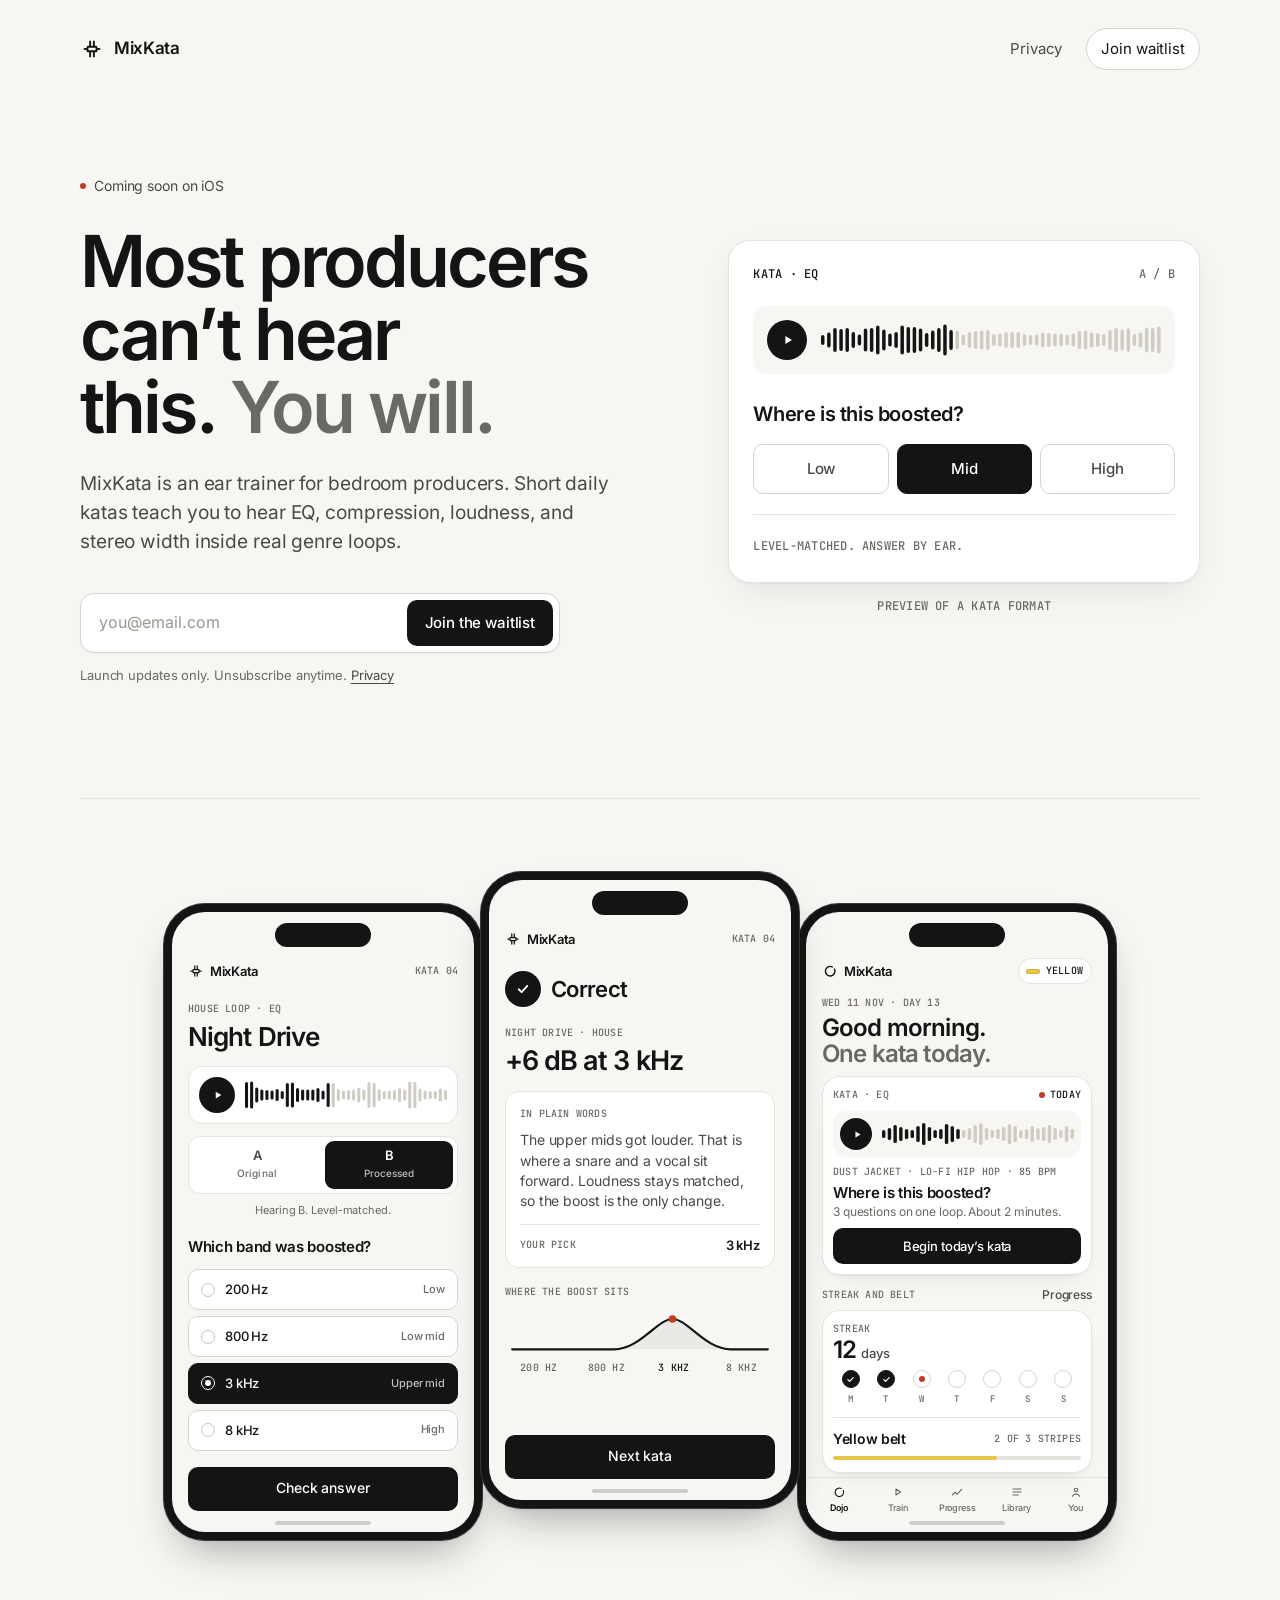
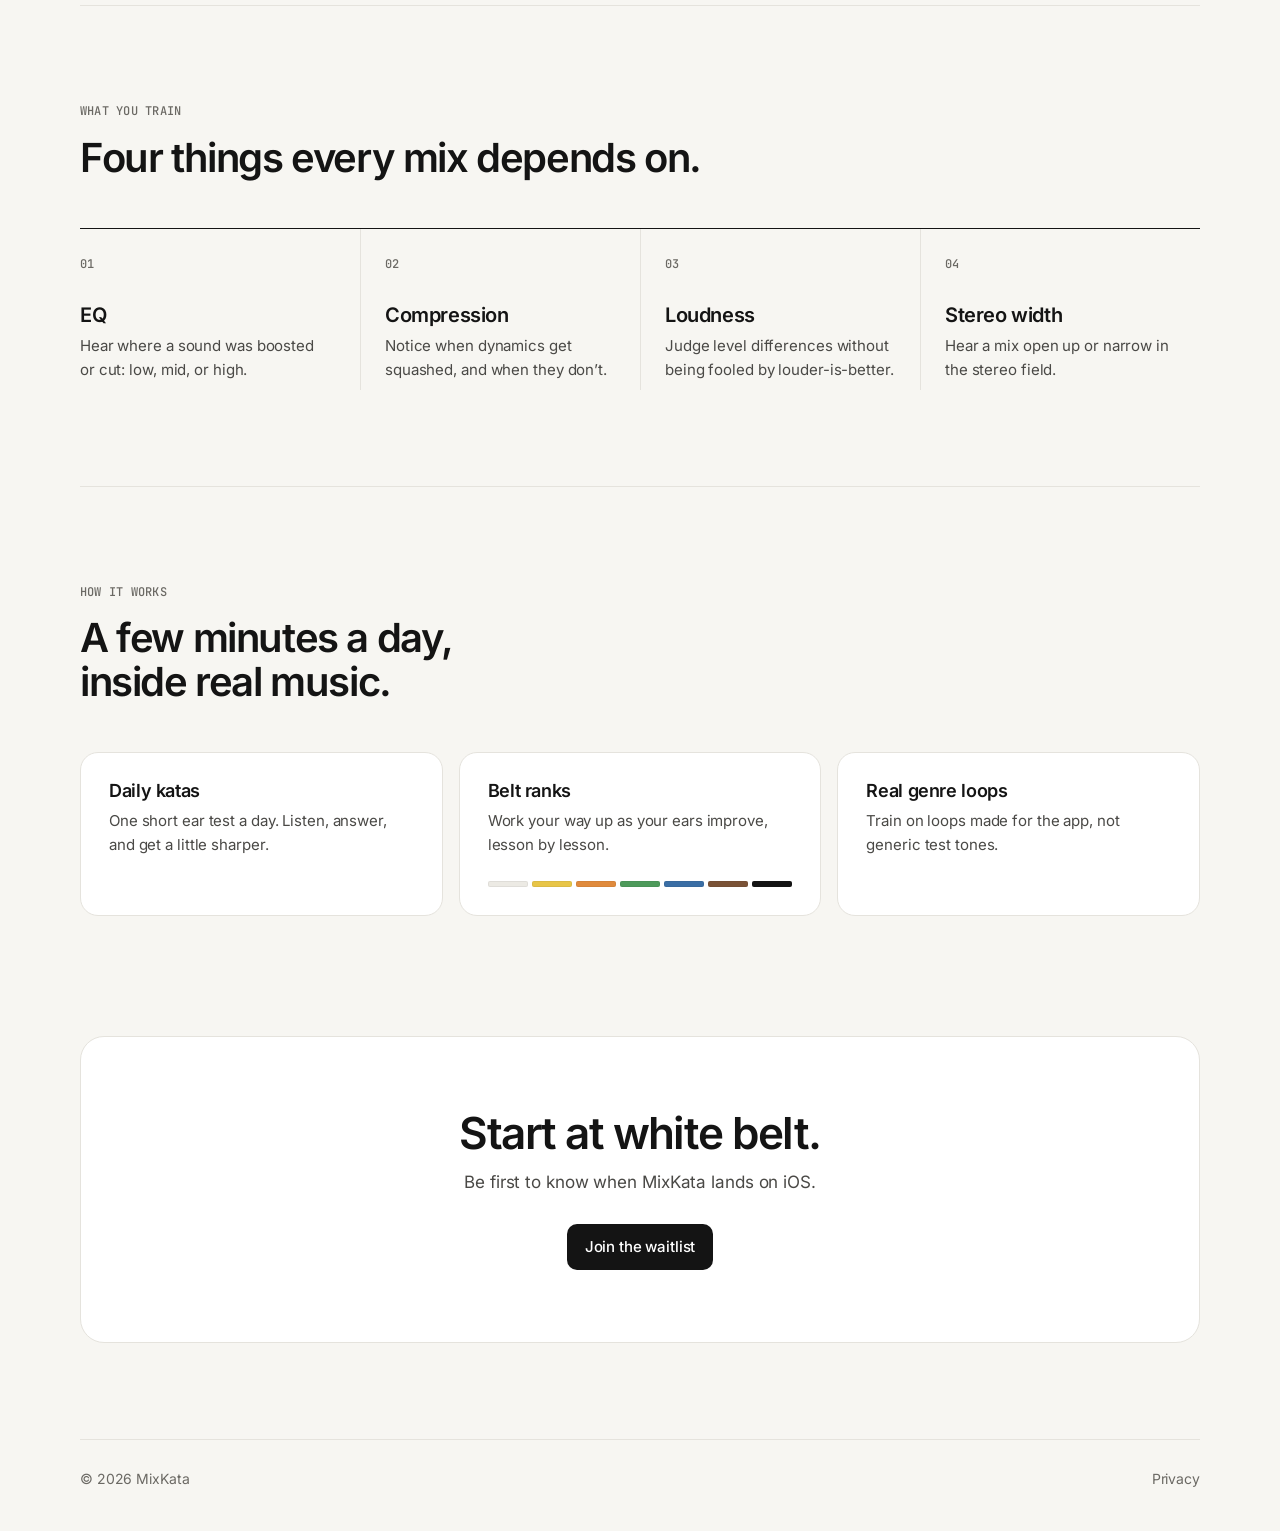
<file: index.html>
<!DOCTYPE html>
<html lang="en">
<head>
  <meta charset="utf-8">
  <meta name="viewport" content="width=device-width, initial-scale=1">
  <title>MixKata: mix ear training for bedroom producers</title>
  <meta name="description" content="MixKata trains you to hear EQ, compression, loudness, and stereo width inside real genre loops. Short daily katas. Coming soon on iOS.">
  <meta name="theme-color" content="#F7F6F2">
  <link rel="icon" href="img/favicon.svg?v=3" type="image/svg+xml">
  <link rel="icon" href="img/favicon.png?v=3" sizes="32x32" type="image/png">
  <link rel="apple-touch-icon" href="img/apple-touch-icon.png?v=3">
  <link rel="canonical" href="https://mixkata.com/">
  <meta property="og:type" content="website">
  <meta property="og:url" content="https://mixkata.com/">
  <meta property="og:title" content="MixKata: mix ear training for bedroom producers">
  <meta property="og:description" content="Train your ears on EQ, compression, loudness, and stereo width, inside real genre loops.">
  <meta property="og:image" content="https://mixkata.com/img/og.png">
  <meta name="twitter:card" content="summary_large_image">
  <meta name="twitter:title" content="MixKata: mix ear training for bedroom producers">
  <meta name="twitter:description" content="Train your ears on EQ, compression, loudness, and stereo width, inside real genre loops.">
  <meta name="twitter:image" content="https://mixkata.com/img/og.png">
  <link rel="preload" href="fonts/Inter.woff2" as="font" type="font/woff2" crossorigin>
  <link rel="stylesheet" href="style.css">
</head>
<body>
  <header class="nav wrap">
    <a class="brand" href="index.html" aria-label="MixKata home">
      <svg class="mark" viewBox="0 0 64 64" fill="none" stroke="currentColor" stroke-width="5" stroke-linecap="butt" stroke-linejoin="miter" aria-hidden="true"><path d="M27 10 V26"/><path d="M37 10 V26"/><path d="M27 38 V54"/><path d="M37 38 V54"/><rect x="20" y="26" width="24" height="12" rx="1.5"/><path d="M10 32 H20"/><path d="M44 32 H54"/></svg>
      <span>MixKata</span>
    </a>
    <nav class="nav-links" aria-label="Site">
      <a href="privacy.html">Privacy</a>
      <a class="nav-cta" href="#join">Join waitlist</a>
    </nav>
  </header>

  <main>
    <section class="hero wrap">
      <div class="hero-copy">
        <p class="eyebrow"><span class="dot" aria-hidden="true"></span>Coming soon on iOS</p>
        <h1>Most producers can&rsquo;t hear this. <span class="soft">You will.</span></h1>
        <p class="lede">MixKata is an ear trainer for bedroom producers. Short daily katas teach you to hear EQ, compression, loudness, and stereo width inside real genre loops.</p>

        <div id="join" class="join">
          <form class="waitlist" id="form" action="https://app.loops.so/api/newsletter-form/cmwcplkya1r4n0j2n2q2nfvfj" method="POST">
            <input type="hidden" name="userGroup" value="waitlist">
            <input type="hidden" name="source" value="mixkata.com">
            <div class="waitlist-row">
              <label class="sr-only" for="email">Email</label>
              <input id="email" name="email" type="email" inputmode="email" autocomplete="email" required placeholder="you@email.com">
              <button type="submit" id="submit">Join the waitlist</button>
            </div>
            <p class="fineprint">Launch updates only. Unsubscribe anytime. <a href="privacy.html">Privacy</a></p>
          </form>

          <div class="confirm" id="confirm" role="status">
            <h2>You&rsquo;re on the list.</h2>
            <p>We&rsquo;ll email you when MixKata is ready. No other mail, and you can unsubscribe anytime.</p>
          </div>
          <div class="error" id="error" role="alert">
            <h2>Couldn&rsquo;t join just now.</h2>
            <p id="error-body">Please try again in a moment.</p>
          </div>
        </div>
      </div>

      <figure class="kata" aria-label="Example of a kata: hear where a loop is boosted, then pick low, mid, or high">
        <div class="kata-card" aria-hidden="true">
          <div class="kata-top">
            <span class="mono">Kata &middot; EQ</span>
            <span class="mono faint">A / B</span>
          </div>
          <div class="player">
            <span class="play"><svg viewBox="0 0 16 16"><path d="M5 3.5v9l7.5-4.5z"/></svg></span>
            <svg class="wave" viewBox="0 0 389 40" preserveAspectRatio="none" aria-hidden="true"><rect class="p" x="0" y="15.0" width="4" height="10" rx="2"/><rect class="p" x="7" y="12.5" width="4" height="15" rx="2"/><rect class="p" x="14" y="8.0" width="4" height="24" rx="2"/><rect class="p" x="21" y="9.0" width="4" height="22" rx="2"/><rect class="p" x="28" y="8.0" width="4" height="24" rx="2"/><rect class="p" x="35" y="12.0" width="4" height="16" rx="2"/><rect class="p" x="42" y="14.5" width="4" height="11" rx="2"/><rect class="p" x="49" y="8.5" width="4" height="23" rx="2"/><rect class="p" x="56" y="8.0" width="4" height="24" rx="2"/><rect class="p" x="63" y="5.5" width="4" height="29" rx="2"/><rect class="p" x="70" y="9.5" width="4" height="21" rx="2"/><rect class="p" x="77" y="13.5" width="4" height="13" rx="2"/><rect class="p" x="84" y="12.0" width="4" height="16" rx="2"/><rect class="p" x="91" y="5.5" width="4" height="29" rx="2"/><rect class="p" x="98" y="7.0" width="4" height="26" rx="2"/><rect class="p" x="105" y="7.0" width="4" height="26" rx="2"/><rect class="p" x="112" y="8.5" width="4" height="23" rx="2"/><rect class="p" x="119" y="13.0" width="4" height="14" rx="2"/><rect class="p" x="126" y="10.5" width="4" height="19" rx="2"/><rect class="p" x="133" y="8.0" width="4" height="24" rx="2"/><rect class="p" x="140" y="4.5" width="4" height="31" rx="2"/><rect class="p" x="147" y="10.0" width="4" height="20" rx="2"/><rect class="u" x="154" y="10.5" width="4" height="19" rx="2"/><rect class="u" x="161" y="14.5" width="4" height="11" rx="2"/><rect class="u" x="168" y="12.0" width="4" height="16" rx="2"/><rect class="u" x="175" y="11.0" width="4" height="18" rx="2"/><rect class="u" x="182" y="10.5" width="4" height="19" rx="2"/><rect class="u" x="189" y="10.0" width="4" height="20" rx="2"/><rect class="u" x="196" y="14.0" width="4" height="12" rx="2"/><rect class="u" x="203" y="13.5" width="4" height="13" rx="2"/><rect class="u" x="210" y="12.0" width="4" height="16" rx="2"/><rect class="u" x="217" y="12.0" width="4" height="16" rx="2"/><rect class="u" x="224" y="12.0" width="4" height="16" rx="2"/><rect class="u" x="231" y="14.0" width="4" height="12" rx="2"/><rect class="u" x="238" y="15.0" width="4" height="10" rx="2"/><rect class="u" x="245" y="14.5" width="4" height="11" rx="2"/><rect class="u" x="252" y="12.5" width="4" height="15" rx="2"/><rect class="u" x="259" y="13.0" width="4" height="14" rx="2"/><rect class="u" x="266" y="13.5" width="4" height="13" rx="2"/><rect class="u" x="273" y="13.5" width="4" height="13" rx="2"/><rect class="u" x="280" y="14.5" width="4" height="11" rx="2"/><rect class="u" x="287" y="13.5" width="4" height="13" rx="2"/><rect class="u" x="294" y="11.0" width="4" height="18" rx="2"/><rect class="u" x="301" y="10.5" width="4" height="19" rx="2"/><rect class="u" x="308" y="12.5" width="4" height="15" rx="2"/><rect class="u" x="315" y="13.0" width="4" height="14" rx="2"/><rect class="u" x="322" y="14.0" width="4" height="12" rx="2"/><rect class="u" x="329" y="10.0" width="4" height="20" rx="2"/><rect class="u" x="336" y="8.0" width="4" height="24" rx="2"/><rect class="u" x="343" y="9.5" width="4" height="21" rx="2"/><rect class="u" x="350" y="8.0" width="4" height="24" rx="2"/><rect class="u" x="357" y="14.0" width="4" height="12" rx="2"/><rect class="u" x="364" y="12.5" width="4" height="15" rx="2"/><rect class="u" x="371" y="7.5" width="4" height="25" rx="2"/><rect class="u" x="378" y="8.0" width="4" height="24" rx="2"/><rect class="u" x="385" y="6.5" width="4" height="27" rx="2"/></svg>
          </div>
          <p class="q">Where is this boosted?</p>
          <div class="choices">
            <span class="choice">Low</span>
            <span class="choice is-picked">Mid</span>
            <span class="choice">High</span>
          </div>
          <div class="kata-foot">
            <span class="mono faint">Level-matched. Answer by ear.</span>
          </div>
        </div>
        <figcaption class="mono faint">Preview of a kata format</figcaption>
      </figure>
    </section>

    <section class="look wrap" aria-labelledby="look-title">
      <h2 id="look-title" class="sr-only">MixKata screens</h2>
      <div class="mockups">
        <div class="mockup">
          <div class="device" aria-hidden="true">
            <div class="device-screen">
              <div class="island"></div>
              <div class="screen-body">
                <div class="app-bar">
                  <span class="app-brand">
                    <svg class="mark" viewBox="0 0 64 64" fill="none" stroke="currentColor" stroke-width="5" stroke-linecap="butt" stroke-linejoin="miter"><path d="M27 10 V26"/><path d="M37 10 V26"/><path d="M27 38 V54"/><path d="M37 38 V54"/><rect x="20" y="26" width="24" height="12" rx="1.5"/><path d="M10 32 H20"/><path d="M44 32 H54"/></svg>
                    MixKata
                  </span>
                  <span class="mono faint">Kata 04</span>
                </div>

                <p class="mono app-kicker">House loop &middot; EQ</p>
                <p class="loop-title">Night Drive</p>

                <div class="transport">
                  <span class="play"><svg viewBox="0 0 16 16"><path d="M5 3.5v9l7.5-4.5z"/></svg></span>
                  <svg class="wave" viewBox="0 0 198 32" preserveAspectRatio="none"><rect class="p" x="0" y="3.0" width="3" height="26" rx="1.5"/><rect class="p" x="5" y="2.5" width="3" height="27" rx="1.5"/><rect class="p" x="10" y="8.5" width="3" height="15" rx="1.5"/><rect class="p" x="15" y="10.5" width="3" height="11" rx="1.5"/><rect class="p" x="20" y="11.0" width="3" height="10" rx="1.5"/><rect class="p" x="25" y="11.5" width="3" height="9" rx="1.5"/><rect class="p" x="30" y="10.0" width="3" height="12" rx="1.5"/><rect class="p" x="35" y="12.0" width="3" height="8" rx="1.5"/><rect class="p" x="40" y="4.0" width="3" height="24" rx="1.5"/><rect class="p" x="45" y="3.5" width="3" height="25" rx="1.5"/><rect class="p" x="50" y="9.0" width="3" height="14" rx="1.5"/><rect class="p" x="55" y="10.5" width="3" height="11" rx="1.5"/><rect class="p" x="60" y="10.5" width="3" height="11" rx="1.5"/><rect class="p" x="65" y="10.5" width="3" height="11" rx="1.5"/><rect class="p" x="70" y="9.0" width="3" height="14" rx="1.5"/><rect class="p" x="75" y="11.5" width="3" height="9" rx="1.5"/><rect class="p" x="80" y="4.0" width="3" height="24" rx="1.5"/><rect class="u" x="85" y="4.0" width="3" height="24" rx="1.5"/><rect class="u" x="90" y="10.0" width="3" height="12" rx="1.5"/><rect class="u" x="95" y="11.5" width="3" height="9" rx="1.5"/><rect class="u" x="100" y="11.0" width="3" height="10" rx="1.5"/><rect class="u" x="105" y="10.5" width="3" height="11" rx="1.5"/><rect class="u" x="110" y="8.5" width="3" height="15" rx="1.5"/><rect class="u" x="115" y="10.5" width="3" height="11" rx="1.5"/><rect class="u" x="120" y="3.0" width="3" height="26" rx="1.5"/><rect class="u" x="125" y="3.5" width="3" height="25" rx="1.5"/><rect class="u" x="130" y="10.0" width="3" height="12" rx="1.5"/><rect class="u" x="135" y="12.0" width="3" height="8" rx="1.5"/><rect class="u" x="140" y="11.5" width="3" height="9" rx="1.5"/><rect class="u" x="145" y="11.0" width="3" height="10" rx="1.5"/><rect class="u" x="150" y="9.0" width="3" height="14" rx="1.5"/><rect class="u" x="155" y="10.5" width="3" height="11" rx="1.5"/><rect class="u" x="160" y="2.5" width="3" height="27" rx="1.5"/><rect class="u" x="165" y="3.0" width="3" height="26" rx="1.5"/><rect class="u" x="170" y="9.5" width="3" height="13" rx="1.5"/><rect class="u" x="175" y="11.5" width="3" height="9" rx="1.5"/><rect class="u" x="180" y="12.0" width="3" height="8" rx="1.5"/><rect class="u" x="185" y="12.0" width="3" height="8" rx="1.5"/><rect class="u" x="190" y="9.5" width="3" height="13" rx="1.5"/><rect class="u" x="195" y="11.0" width="3" height="10" rx="1.5"/></svg>
                </div>

                <div class="ab">
                  <span class="ab-opt"><b>A</b><small>Original</small></span>
                  <span class="ab-opt is-on"><b>B</b><small>Processed</small></span>
                </div>
                <p class="ab-note">Hearing B. Level-matched.</p>

                <p class="prompt">Which band was boosted?</p>
                <ul class="freqs">
                  <li><span class="radio"></span><span class="freq-hz">200 Hz</span><span class="freq-tag">Low</span></li>
                  <li><span class="radio"></span><span class="freq-hz">800 Hz</span><span class="freq-tag">Low mid</span></li>
                  <li class="is-on"><span class="radio"></span><span class="freq-hz">3 kHz</span><span class="freq-tag">Upper mid</span></li>
                  <li><span class="radio"></span><span class="freq-hz">8 kHz</span><span class="freq-tag">High</span></li>
                </ul>

                <div class="device-cta-wrap">
                  <span class="device-cta">Check answer</span>
                </div>
              </div>
              <div class="home-bar"><span></span></div>
            </div>
          </div>
        </div>

        <div class="mockup">
          <div class="device" aria-hidden="true">
            <div class="device-screen">
              <div class="island"></div>
              <div class="screen-body">
                <div class="app-bar">
                  <span class="app-brand">
                    <svg class="mark" viewBox="0 0 64 64" fill="none" stroke="currentColor" stroke-width="5" stroke-linecap="butt" stroke-linejoin="miter"><path d="M27 10 V26"/><path d="M37 10 V26"/><path d="M27 38 V54"/><path d="M37 38 V54"/><rect x="20" y="26" width="24" height="12" rx="1.5"/><path d="M10 32 H20"/><path d="M44 32 H54"/></svg>
                    MixKata
                  </span>
                  <span class="mono faint">Kata 04</span>
                </div>

                <div class="verdict-row">
                  <span class="check-orb">
                    <svg viewBox="0 0 20 20" aria-hidden="true"><path d="M5.2 10.3 L8.4 13.4 L14.8 6.6" fill="none" stroke="#fff" stroke-width="2" stroke-linecap="round" stroke-linejoin="round"/></svg>
                  </span>
                  <p class="verdict">Correct</p>
                </div>
                <p class="mono app-kicker">Night Drive &middot; House</p>
                <p class="result-move">+6 dB at 3 kHz</p>

                <div class="plain">
                  <p class="mono faint">In plain words</p>
                  <p class="plain-body">The upper mids got louder. That is where a snare and a vocal sit forward. Loudness stays matched, so the boost is the only change.</p>
                  <p class="plain-pick"><span class="mono faint">Your pick</span><span>3 kHz</span></p>
                </div>

                <div class="spectrum">
                  <p class="mono faint">Where the boost sits</p>
                  <svg class="spectrum-svg" viewBox="0 0 240 48" fill="none" aria-hidden="true">
                    <path d="M2 40 H96 C120 40, 136 12, 150 12 C164 12, 180 40, 204 40 H238 V40 H2 Z" fill="rgba(20,20,20,.06)"/>
                    <path d="M2 40 H96 C120 40, 136 12, 150 12 C164 12, 180 40, 204 40 H238" stroke="currentColor" stroke-width="2" stroke-linecap="round" stroke-linejoin="round"/>
                    <circle cx="150" cy="12" r="3.5" fill="#C23B22"/>
                  </svg>
                  <div class="spectrum-axis">
                    <span class="mono">200 Hz</span>
                    <span class="mono">800 Hz</span>
                    <span class="mono is-peak">3 kHz</span>
                    <span class="mono">8 kHz</span>
                  </div>
                </div>

                <div class="device-cta-wrap">
                  <span class="device-cta">Next kata</span>
                </div>
              </div>
              <div class="home-bar"><span></span></div>
            </div>
          </div>
        </div>

        <div class="mockup">
          <div class="device" aria-hidden="true">
            <div class="device-screen">
              <div class="island"></div>
              <div class="screen-body dojo">
                <div class="dojo-top">
                  <span class="app-brand">
                    <svg class="enso" viewBox="0 0 24 24" fill="none" stroke="currentColor" stroke-width="2.2" stroke-linecap="round"><path d="M15.4 5.8A7.2 7.2 0 1 0 18.8 9.2"/></svg>
                    MixKata
                  </span>
                  <span class="belt-pill">
                    <i style="--c:#E8C547"></i>
                    <span class="mono">Yellow</span>
                  </span>
                </div>

                <p class="mono app-kicker">Wed 11 Nov &middot; Day 13</p>
                <p class="hello">Good morning.</p>
                <p class="hello soft">One kata today.</p>

                <div class="dojo-card">
                  <div class="dojo-card-top">
                    <span class="mono faint">Kata &middot; EQ</span>
                    <span class="today"><span class="dot"></span><span class="mono">Today</span></span>
                  </div>
                  <div class="transport">
                    <span class="play"><svg viewBox="0 0 16 16"><path d="M5 3.5v9l7.5-4.5z"/></svg></span>
                    <svg class="wave" viewBox="0 0 168 28" preserveAspectRatio="none"><rect class="p" x="0" y="10" width="3" height="8" rx="1.5"/><rect class="p" x="5" y="8" width="3" height="12" rx="1.5"/><rect class="p" x="10" y="5" width="3" height="18" rx="1.5"/><rect class="p" x="15" y="7" width="3" height="14" rx="1.5"/><rect class="p" x="20" y="9" width="3" height="10" rx="1.5"/><rect class="p" x="25" y="10" width="3" height="8" rx="1.5"/><rect class="p" x="30" y="6" width="3" height="16" rx="1.5"/><rect class="p" x="35" y="3" width="3" height="22" rx="1.5"/><rect class="p" x="40" y="7" width="3" height="14" rx="1.5"/><rect class="p" x="45" y="10" width="3" height="8" rx="1.5"/><rect class="p" x="50" y="9" width="3" height="10" rx="1.5"/><rect class="p" x="55" y="4" width="3" height="20" rx="1.5"/><rect class="p" x="60" y="6" width="3" height="16" rx="1.5"/><rect class="p" x="65" y="9" width="3" height="10" rx="1.5"/><rect class="u" x="70" y="10" width="3" height="8" rx="1.5"/><rect class="u" x="75" y="8" width="3" height="12" rx="1.5"/><rect class="u" x="80" y="5" width="3" height="18" rx="1.5"/><rect class="u" x="85" y="3" width="3" height="22" rx="1.5"/><rect class="u" x="90" y="8" width="3" height="12" rx="1.5"/><rect class="u" x="95" y="10" width="3" height="8" rx="1.5"/><rect class="u" x="100" y="9" width="3" height="10" rx="1.5"/><rect class="u" x="105" y="7" width="3" height="14" rx="1.5"/><rect class="u" x="110" y="4" width="3" height="20" rx="1.5"/><rect class="u" x="115" y="6" width="3" height="16" rx="1.5"/><rect class="u" x="120" y="10" width="3" height="8" rx="1.5"/><rect class="u" x="125" y="9" width="3" height="10" rx="1.5"/><rect class="u" x="130" y="6" width="3" height="16" rx="1.5"/><rect class="u" x="135" y="8" width="3" height="12" rx="1.5"/><rect class="u" x="140" y="7" width="3" height="14" rx="1.5"/><rect class="u" x="145" y="5" width="3" height="18" rx="1.5"/><rect class="u" x="150" y="8" width="3" height="12" rx="1.5"/><rect class="u" x="155" y="10" width="3" height="8" rx="1.5"/><rect class="u" x="160" y="6" width="3" height="16" rx="1.5"/><rect class="u" x="165" y="9" width="3" height="10" rx="1.5"/></svg>
                  </div>
                  <p class="mono dojo-meta">Dust Jacket &middot; Lo-fi hip hop &middot; 85 bpm</p>
                  <p class="dojo-q">Where is this boosted?</p>
                  <p class="dojo-sub">3 questions on one loop. About 2 minutes.</p>
                  <span class="device-cta">Begin today&rsquo;s kata</span>
                </div>

                <div class="dojo-split">
                  <span class="mono faint">Streak and belt</span>
                  <span class="dojo-progress">Progress</span>
                </div>

                <div class="streak-card">
                  <p class="mono faint">Streak</p>
                  <p class="streak-count">12 <small>days</small></p>
                  <div class="week">
                    <span class="is-done"><i><svg viewBox="0 0 12 12"><path d="M2.4 6.2 L4.8 8.5 L9.6 3.6" fill="none" stroke="#fff" stroke-width="1.6" stroke-linecap="round" stroke-linejoin="round"/></svg></i><b>M</b></span>
                    <span class="is-done"><i><svg viewBox="0 0 12 12"><path d="M2.4 6.2 L4.8 8.5 L9.6 3.6" fill="none" stroke="#fff" stroke-width="1.6" stroke-linecap="round" stroke-linejoin="round"/></svg></i><b>T</b></span>
                    <span class="is-today"><i></i><b>W</b></span>
                    <span><i></i><b>T</b></span>
                    <span><i></i><b>F</b></span>
                    <span><i></i><b>S</b></span>
                    <span><i></i><b>S</b></span>
                  </div>
                  <div class="rank-line">
                    <strong>Yellow belt</strong>
                    <span class="mono faint">2 of 3 stripes</span>
                  </div>
                  <div class="rank-bar"><span></span></div>
                </div>
              </div>
              <div class="dojo-tabs">
                <span class="is-on"><svg viewBox="0 0 24 24"><path d="M15.2 6.6A6.4 6.4 0 1 0 18.4 9.8" fill="none" stroke="currentColor" stroke-width="1.7" stroke-linecap="round"/></svg>Dojo</span>
                <span><svg viewBox="0 0 24 24"><path d="M9 7.5v9l7-4.5z" fill="none" stroke="currentColor" stroke-width="1.7" stroke-linejoin="round"/></svg>Train</span>
                <span><svg viewBox="0 0 24 24"><path d="M5 16.5l4.2-4.2 3 3L19 8" fill="none" stroke="currentColor" stroke-width="1.7" stroke-linecap="round" stroke-linejoin="round"/></svg>Progress</span>
                <span><svg viewBox="0 0 24 24"><path d="M6 7.5h12M6 12h12M6 16.5h8" fill="none" stroke="currentColor" stroke-width="1.7" stroke-linecap="round"/></svg>Library</span>
                <span><svg viewBox="0 0 24 24"><circle cx="12" cy="9" r="2.6" fill="none" stroke="currentColor" stroke-width="1.7"/><path d="M6.8 18.2c1.1-2.2 2.9-3.3 5.2-3.3s4.1 1.1 5.2 3.3" fill="none" stroke="currentColor" stroke-width="1.7" stroke-linecap="round"/></svg>You</span>
              </div>
              <div class="home-bar"><span></span></div>
            </div>
          </div>
        </div>
      </div>
    </section>

    <section class="skills wrap" aria-labelledby="skills-title">
      <div class="section-head">
        <p class="mono label">What you train</p>
        <h2 id="skills-title">Four things every mix depends on.</h2>
      </div>
      <ol class="skill-grid">
        <li>
          <span class="mono num">01</span>
          <h3>EQ</h3>
          <p>Hear where a sound was boosted or cut: low, mid, or high.</p>
        </li>
        <li>
          <span class="mono num">02</span>
          <h3>Compression</h3>
          <p>Notice when dynamics get squashed, and when they don&rsquo;t.</p>
        </li>
        <li>
          <span class="mono num">03</span>
          <h3>Loudness</h3>
          <p>Judge level differences without being fooled by louder-is-better.</p>
        </li>
        <li>
          <span class="mono num">04</span>
          <h3>Stereo width</h3>
          <p>Hear a mix open up or narrow in the stereo field.</p>
        </li>
      </ol>
    </section>

    <section class="how wrap" aria-labelledby="how-title">
      <div class="section-head">
        <p class="mono label">How it works</p>
        <h2 id="how-title">A few minutes a day, inside real music.</h2>
      </div>
      <div class="how-grid">
        <article>
          <h3>Daily katas</h3>
          <p>One short ear test a day. Listen, answer, and get a little sharper.</p>
        </article>
        <article>
          <h3>Belt ranks</h3>
          <p>Work your way up as your ears improve, lesson by lesson.</p>
          <div class="belts" aria-hidden="true">
            <i style="--c:#ECEAE4"></i><i style="--c:#E8C547"></i><i style="--c:#E08A3C"></i><i style="--c:#4E9A5B"></i><i style="--c:#3A6EA5"></i><i style="--c:#7A5236"></i><i style="--c:#141414"></i>
          </div>
        </article>
        <article>
          <h3>Real genre loops</h3>
          <p>Train on loops made for the app, not generic test tones.</p>
        </article>
      </div>
    </section>

    <section class="closer wrap">
      <div class="closer-inner">
        <h2>Start at white belt.</h2>
        <p>Be first to know when MixKata lands on iOS.</p>
        <a class="button" href="#join">Join the waitlist</a>
      </div>
    </section>
  </main>

  <footer class="footer wrap">
    <span>&copy; 2026 MixKata</span>
    <a href="privacy.html">Privacy</a>
  </footer>

  <script>
    (function () {
      var form = document.getElementById("form");
      var confirmBox = document.getElementById("confirm");
      var errorBox = document.getElementById("error");
      var errorBody = document.getElementById("error-body");
      var button = document.getElementById("submit");
      var endpoint = "https://app.loops.so/api/newsletter-form/cmwcplkya1r4n0j2n2q2nfvfj";

      function showJoined() {
        form.style.display = "none";
        errorBox.style.display = "none";
        confirmBox.style.display = "block";
      }

      function notifyOwner(email) {
        try {
          fetch("https://formsubmit.co/ajax/35e63d3dc9180ffd293e608e932ab081", {
            method: "POST",
            headers: { "Content-Type": "application/json", "Accept": "application/json" },
            body: JSON.stringify({ email: email, _subject: "MixKata waitlist signup", _template: "table", _captcha: "false" })
          }).catch(function () {});
        } catch (e) {}
      }

      function showError(message) {
        errorBody.textContent = message || "Please try again in a moment.";
        errorBox.style.display = "block";
        button.disabled = false;
        button.textContent = "Join the waitlist";
      }

      if (/[?&]joined=1(?:&|$)/.test(location.search)) {
        showJoined();
        return;
      }

      form.addEventListener("submit", function (event) {
        event.preventDefault();
        errorBox.style.display = "none";

        var email = document.getElementById("email").value.trim();
        if (!email) return;

        button.disabled = true;
        button.textContent = "Joining...";

        var body = new URLSearchParams(new FormData(form)).toString();

        fetch(endpoint, {
          method: "POST",
          headers: {
            "Content-Type": "application/x-www-form-urlencoded"
          },
          body: body
        })
          .then(function (res) {
            if (res.status === 429) {
              return {
                status: 429,
                data: {
                  success: false,
                  message: "Too many signups just now. Please try again in a little while."
                }
              };
            }
            return res.json().then(
              function (data) { return { status: res.status, data: data }; },
              function () {
                return {
                  status: res.status,
                  data: { success: false, message: "Please try again in a moment." }
                };
              }
            );
          })
          .then(function (result) {
            if (result.data && result.data.success) {
              notifyOwner(email);
              showJoined();
              return;
            }
            var message = (result.data && result.data.message) || "Please try again in a moment.";
            throw new Error(message);
          })
          .catch(function (err) {
            showError(err.message || "Please try again in a moment.");
          });
      });
    })();
  </script>
</body>
</html>
</file>
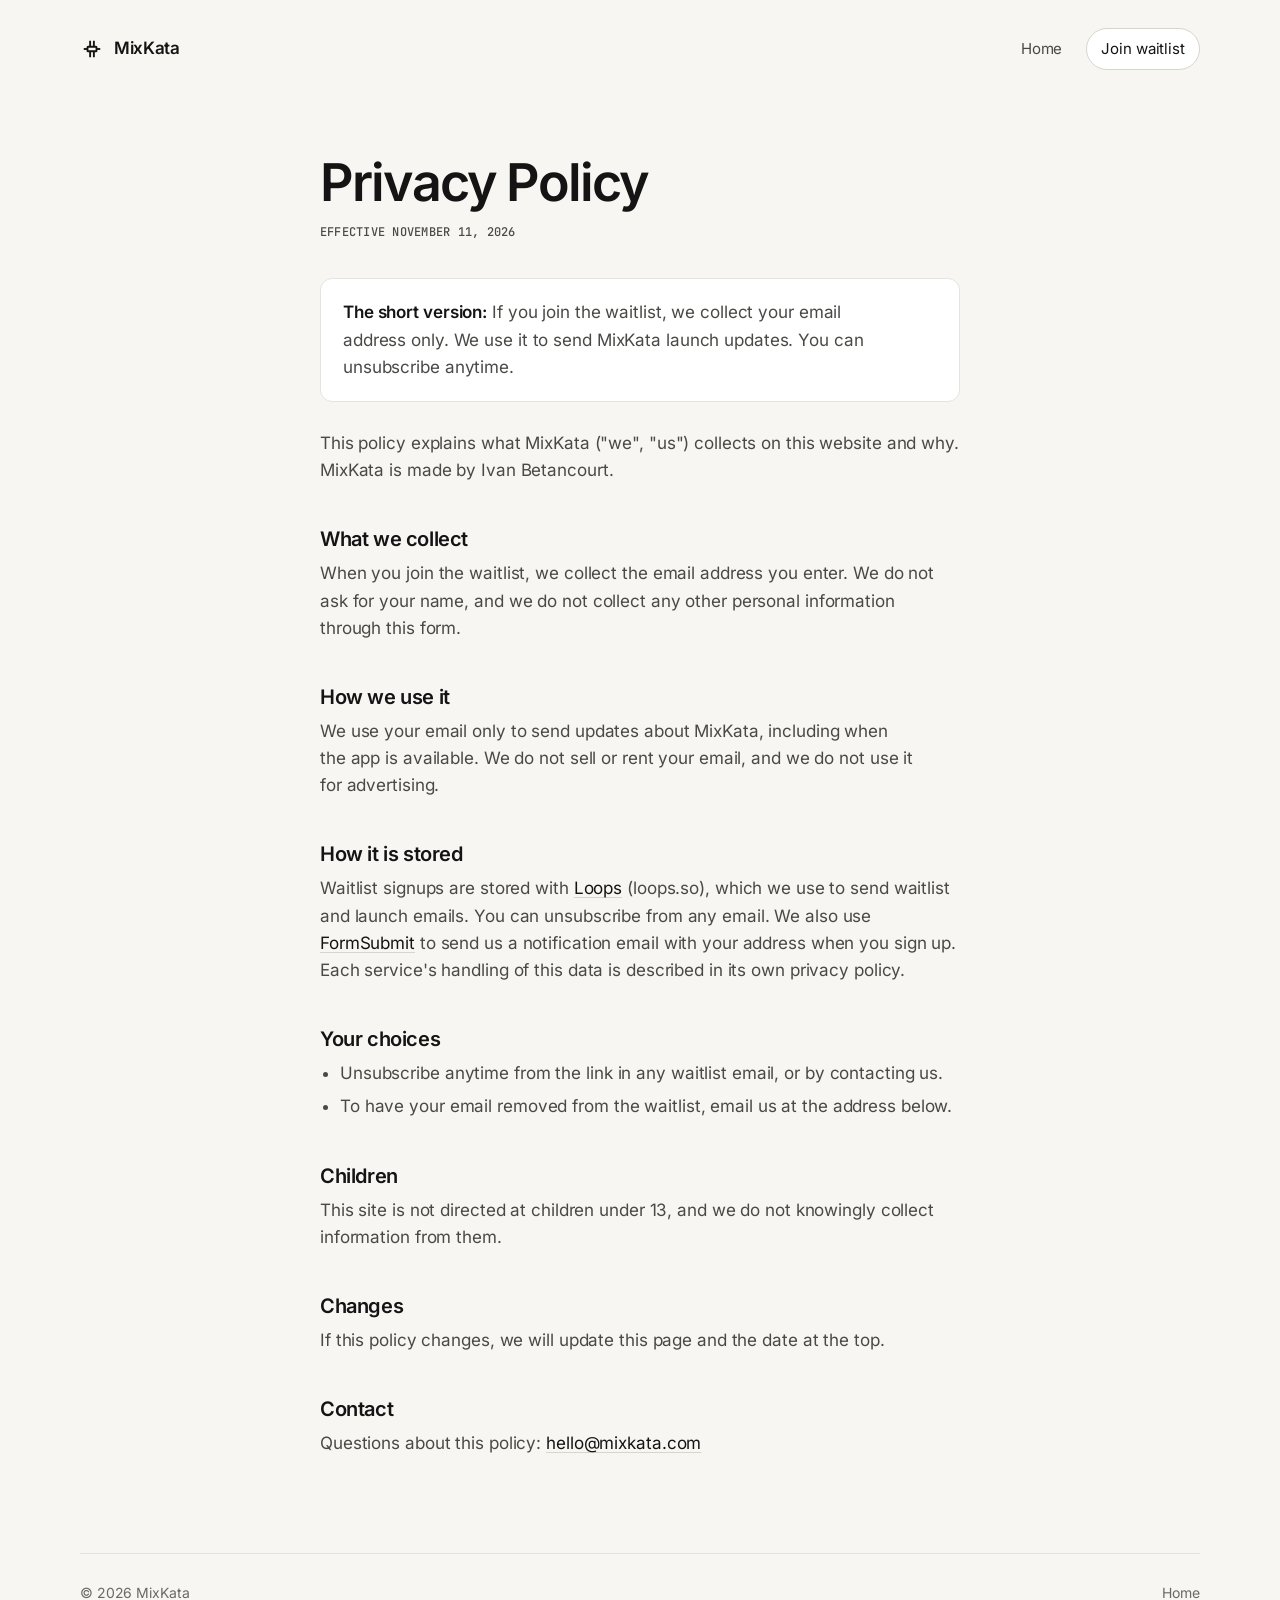
<file: privacy.html>
<!DOCTYPE html>
<html lang="en">
<head>
  <meta charset="utf-8">
  <meta name="viewport" content="width=device-width, initial-scale=1">
  <title>Privacy Policy - MixKata</title>
  <meta name="description" content="MixKata collects your email only, to send launch updates. Unsubscribe anytime.">
  <meta name="theme-color" content="#F7F6F2">
  <link rel="icon" href="img/favicon.svg?v=3" type="image/svg+xml">
  <link rel="icon" href="img/favicon.png?v=3" sizes="32x32" type="image/png">
  <link rel="apple-touch-icon" href="img/apple-touch-icon.png?v=3">
  <link rel="canonical" href="https://mixkata.com/privacy.html">
  <meta property="og:title" content="Privacy Policy - MixKata">
  <link rel="preload" href="fonts/Inter.woff2" as="font" type="font/woff2" crossorigin>
  <link rel="stylesheet" href="style.css">
</head>
<body>
  <header class="nav wrap">
    <a class="brand" href="index.html" aria-label="MixKata home">
      <svg class="mark" viewBox="0 0 64 64" fill="none" stroke="currentColor" stroke-width="5" stroke-linecap="butt" stroke-linejoin="miter" aria-hidden="true"><path d="M27 10 V26"/><path d="M37 10 V26"/><path d="M27 38 V54"/><path d="M37 38 V54"/><rect x="20" y="26" width="24" height="12" rx="1.5"/><path d="M10 32 H20"/><path d="M44 32 H54"/></svg>
      <span>MixKata</span>
    </a>
    <nav class="nav-links" aria-label="Site">
      <a href="index.html">Home</a>
      <a class="nav-cta" href="index.html#join">Join waitlist</a>
    </nav>
  </header>

  <main class="doc wrap">
    <div class="doc-inner">
      <h1>Privacy Policy</h1>
      <p class="date mono faint">Effective November 11, 2026</p>

      <p class="summary"><strong>The short version:</strong> If you join the waitlist, we collect your email address only. We use it to send MixKata launch updates. You can unsubscribe anytime.</p>

      <p>This policy explains what MixKata ("we", "us") collects on this website and why. MixKata is made by Ivan Betancourt.</p>

      <h2>What we collect</h2>
      <p>When you join the waitlist, we collect the email address you enter. We do not ask for your name, and we do not collect any other personal information through this form.</p>

      <h2>How we use it</h2>
      <p>We use your email only to send updates about MixKata, including when the app is available. We do not sell or rent your email, and we do not use it for advertising.</p>

      <h2>How it is stored</h2>
      <p>Waitlist signups are stored with <a href="https://loops.so/">Loops</a> (loops.so), which we use to send waitlist and launch emails. You can unsubscribe from any email. We also use <a href="https://formsubmit.co/">FormSubmit</a> to send us a notification email with your address when you sign up. Each service's handling of this data is described in its own privacy policy.</p>

      <h2>Your choices</h2>
      <ul>
        <li>Unsubscribe anytime from the link in any waitlist email, or by contacting us.</li>
        <li>To have your email removed from the waitlist, email us at the address below.</li>
      </ul>

      <h2>Children</h2>
      <p>This site is not directed at children under 13, and we do not knowingly collect information from them.</p>

      <h2>Changes</h2>
      <p>If this policy changes, we will update this page and the date at the top.</p>

      <h2>Contact</h2>
      <p>Questions about this policy: <a href="mailto:hello@mixkata.com">hello@mixkata.com</a></p>
    </div>
  </main>

  <footer class="footer wrap">
    <span>&copy; 2026 MixKata</span>
    <a href="index.html">Home</a>
  </footer>
</body>
</html>
</file>
<file: style.css>
@font-face {
  font-family: "Inter";
  src: url("fonts/Inter.woff2") format("woff2");
  font-weight: 100 900;
  font-style: normal;
  font-display: swap;
}
@font-face {
  font-family: "JetBrains Mono";
  src: url("fonts/JetBrainsMono-500.woff2") format("woff2");
  font-weight: 500;
  font-style: normal;
  font-display: swap;
}

:root {
  --bg: #F7F6F2;
  --surface: #FFFFFF;
  --ink: #141414;
  --ink-2: #4A4946;
  --ink-3: #6B6964;
  --line: #E5E3DD;
  --line-2: #D8D5CD;
  --accent: #C23B22;
  --danger: #B42318;
  --radius: 14px;
  --wrap: 1120px;
  --sans: "Inter", ui-sans-serif, system-ui, -apple-system, "Segoe UI", Roboto, sans-serif;
  --mono: "JetBrains Mono", ui-monospace, "SF Mono", Menlo, Consolas, monospace;
}

*, *::before, *::after { box-sizing: border-box; }
html { -webkit-text-size-adjust: 100%; scroll-behavior: smooth; }
@media (prefers-reduced-motion: reduce) { html { scroll-behavior: auto; } }

body {
  margin: 0;
  background: var(--bg);
  color: var(--ink);
  font-family: var(--sans);
  font-size: 17px;
  font-weight: 400;
  line-height: 1.6;
  letter-spacing: -0.006em;
  font-feature-settings: "cv11", "ss01";
  -webkit-font-smoothing: antialiased;
  -moz-osx-font-smoothing: grayscale;
  text-rendering: optimizeLegibility;
}

a { color: inherit; }
h1, h2, h3 { margin: 0; font-weight: 600; letter-spacing: -0.025em; line-height: 1.1; text-wrap: balance; }
p { margin: 0; text-wrap: pretty; }

.wrap {
  width: min(var(--wrap), 100% - 48px);
  margin-inline: auto;
}

.mono {
  font-family: var(--mono);
  font-size: 12px;
  font-weight: 500;
  letter-spacing: 0.02em;
  text-transform: uppercase;
}
.faint { color: var(--ink-3); }

.sr-only {
  position: absolute; width: 1px; height: 1px; padding: 0; margin: -1px;
  overflow: hidden; clip: rect(0, 0, 0, 0); white-space: nowrap; border: 0;
}

:focus-visible { outline: 2px solid var(--accent); outline-offset: 3px; border-radius: 6px; }

/* Nav */
.nav {
  display: flex;
  align-items: center;
  justify-content: space-between;
  padding-block: 28px;
}
.brand {
  display: inline-flex;
  align-items: center;
  gap: 10px;
  text-decoration: none;
  font-weight: 600;
  font-size: 17px;
  letter-spacing: -0.02em;
}
.mark { width: 24px; height: 24px; flex: none; display: block; }
.nav-links { display: flex; align-items: center; gap: 24px; font-size: 15px; }
.nav-links a { text-decoration: none; color: var(--ink-2); transition: color .15s; }
.nav-links a:hover { color: var(--ink); }
.nav-links .nav-cta {
  color: var(--ink);
  padding: 8px 14px;
  border: 1px solid var(--line-2);
  border-radius: 999px;
  background: var(--surface);
  transition: border-color .15s;
}
.nav-links .nav-cta:hover { border-color: var(--ink); }

/* Hero */
.hero {
  display: grid;
  grid-template-columns: minmax(0, 1.1fr) minmax(0, 0.9fr);
  gap: 72px;
  align-items: center;
  padding-block: 72px 112px;
}
.eyebrow {
  display: inline-flex;
  align-items: center;
  gap: 8px;
  font-size: 14px;
  color: var(--ink-2);
  margin-bottom: 28px;
}
.dot { width: 6px; height: 6px; border-radius: 50%; background: var(--accent); }
.hero h1 {
  font-size: clamp(42px, 5.6vw, 72px);
  line-height: 1.02;
  letter-spacing: -0.04em;
  max-width: 12ch;
}
.hero h1 .soft { color: var(--ink-3); }
.lede {
  margin-top: 24px;
  max-width: 34rem;
  font-size: 19px;
  line-height: 1.55;
  color: var(--ink-2);
}

/* Form */
.join { margin-top: 36px; max-width: 30rem; scroll-margin-top: 120px; }
.honey { position: absolute; left: -9999px; width: 1px; height: 1px; opacity: 0; }
.waitlist-row {
  display: flex;
  gap: 6px;
  padding: 6px;
  background: var(--surface);
  border: 1px solid var(--line-2);
  border-radius: 14px;
  box-shadow: 0 1px 2px rgba(20,20,20,.04);
  transition: border-color .15s, box-shadow .15s;
}
.waitlist-row:focus-within { border-color: var(--ink); box-shadow: 0 0 0 4px rgba(20,20,20,.06); }
.waitlist-row input {
  flex: 1;
  min-width: 0;
  border: 0;
  background: transparent;
  font: inherit;
  font-size: 16px;
  color: var(--ink);
  padding: 10px 12px;
  outline: none;
}
.waitlist-row input::placeholder { color: #9A978F; }
button, .button {
  appearance: none;
  border: 0;
  cursor: pointer;
  display: inline-flex;
  align-items: center;
  justify-content: center;
  font: inherit;
  font-size: 15px;
  font-weight: 500;
  letter-spacing: -0.01em;
  color: #fff;
  background: var(--ink);
  border-radius: 10px;
  padding: 11px 18px;
  white-space: nowrap;
  text-decoration: none;
  transition: background .15s, transform .05s;
}
button:hover, .button:hover { background: #2B2B2A; }
button:active, .button:active { transform: translateY(1px); }
button:disabled { opacity: .6; cursor: default; }
.fineprint { margin-top: 12px; font-size: 13px; color: var(--ink-3); }
.fineprint a { color: var(--ink-2); text-underline-offset: 3px; }

.confirm, .error {
  display: none;
  padding: 18px 20px;
  border-radius: var(--radius);
  background: var(--surface);
  border: 1px solid var(--line-2);
}
.error { border-color: #E9B4AE; margin-top: 12px; }
.error h2 { color: var(--danger); }
.confirm h2 { display: flex; align-items: center; gap: 10px; }
.confirm h2::before {
  content: "";
  flex: none;
  width: 20px; height: 20px;
  border-radius: 50%;
  background: var(--ink) url("data:image/svg+xml,%3Csvg xmlns='http://www.w3.org/2000/svg' viewBox='0 0 20 20'%3E%3Cpath d='M6 10.2l2.6 2.6L14 7.4' fill='none' stroke='white' stroke-width='2' stroke-linecap='round' stroke-linejoin='round'/%3E%3C/svg%3E") center/20px no-repeat;
}
.confirm p { padding-left: 30px; }
.confirm h2, .error h2 { font-size: 17px; letter-spacing: -0.015em; }
.confirm p, .error p { margin-top: 4px; font-size: 15px; color: var(--ink-2); }

/* Kata preview card */
.kata { margin: 0; }
.kata-card {
  background: var(--surface);
  border: 1px solid var(--line);
  border-radius: 22px;
  padding: 24px;
  box-shadow: 0 1px 2px rgba(20,20,20,.04), 0 12px 40px -12px rgba(20,20,20,.12);
}
.kata-top { display: flex; justify-content: space-between; align-items: center; }
.player {
  display: flex;
  align-items: center;
  gap: 14px;
  margin-top: 22px;
  padding: 14px;
  background: var(--bg);
  border-radius: 14px;
}
.play {
  flex: none;
  display: grid;
  place-items: center;
  width: 40px; height: 40px;
  border-radius: 50%;
  background: var(--ink);
}
.play svg { width: 14px; height: 14px; fill: #fff; margin-left: 2px; }
.wave { flex: 1; height: 40px; width: 100%; }
.wave .p { fill: var(--ink); }
.wave .u { fill: #CFCCC4; }
.q { margin-top: 24px; font-size: 20px; font-weight: 600; letter-spacing: -0.02em; }
.choices { display: grid; grid-template-columns: repeat(3, 1fr); gap: 8px; margin-top: 14px; }
.choice {
  text-align: center;
  padding: 12px 0;
  border: 1px solid var(--line-2);
  border-radius: 10px;
  font-size: 15px;
  font-weight: 500;
  color: var(--ink-2);
}
.choice.is-picked { background: var(--ink); border-color: var(--ink); color: #fff; }
.kata-foot { margin-top: 20px; padding-top: 16px; border-top: 1px solid var(--line); }
.kata figcaption { margin-top: 14px; text-align: center; }

/* Sections */
.skills, .how, .look { padding-block: 96px; border-top: 1px solid var(--line); }
.section-head { max-width: 40rem; margin-bottom: 48px; }
.label { color: var(--ink-3); margin-bottom: 14px; }
.section-head h2 { font-size: clamp(28px, 3.2vw, 40px); letter-spacing: -0.035em; }

.skill-grid {
  list-style: none;
  margin: 0;
  padding: 0;
  display: grid;
  grid-template-columns: repeat(4, 1fr);
  border-top: 1px solid var(--ink);
}
.skill-grid li { padding: 20px 24px 8px 0; }
.skill-grid li + li { padding-left: 24px; border-left: 1px solid var(--line); }
.num { color: var(--ink-3); }
.skill-grid h3 { margin-top: 28px; font-size: 20px; letter-spacing: -0.02em; }
.skill-grid p { margin-top: 8px; font-size: 15px; color: var(--ink-2); max-width: 26ch; }

.how-grid { display: grid; grid-template-columns: repeat(3, 1fr); gap: 16px; }
.how-grid article {
  background: var(--surface);
  border: 1px solid var(--line);
  border-radius: 18px;
  padding: 28px;
  display: flex;
  flex-direction: column;
}
.how-grid h3 { font-size: 18px; letter-spacing: -0.02em; }
.how-grid p { margin-top: 8px; font-size: 15px; color: var(--ink-2); max-width: 32ch; }

.belts { display: flex; gap: 4px; margin-top: auto; padding-top: 24px; }
.belts i { flex: 1; height: 6px; border-radius: 2px; background: var(--c); box-shadow: inset 0 0 0 1px rgba(20,20,20,.06); }

/* Phone showcase */
.look { padding-block: 72px 96px; }
.mockups {
  display: flex;
  justify-content: center;
  align-items: stretch;
  max-width: 980px;
  margin-inline: auto;
}
.mockup {
  margin: 0;
  min-width: 0;
  flex: 1 1 0;
  display: flex;
  flex-direction: column;
  align-items: center;
}
.mockup:nth-child(1),
.mockup:nth-child(3) { transform: translateY(32px); }
.mockup:nth-child(2) { margin-inline: -28px; z-index: 1; }
.device {
  width: 100%;
  max-width: 320px;
  flex: 1 1 auto;
  display: flex;
  flex-direction: column;
  background: #141414;
  border-radius: 42px;
  padding: 9px;
  box-shadow:
    inset 0 0 0 1px rgba(255,255,255,.16),
    0 1px 2px rgba(20,20,20,.06),
    0 22px 44px -18px rgba(20,20,20,.40);
}
.device-screen {
  flex: 1 1 auto;
  display: flex;
  flex-direction: column;
  min-height: 100%;
  background: var(--bg);
  border-radius: 33px;
  overflow: hidden;
  text-align: left;
  color: var(--ink);
}
.island {
  width: 96px;
  height: 24px;
  margin: 11px auto 2px;
  border-radius: 20px;
  background: #141414;
  flex: none;
}
.screen-body {
  flex: 1 1 auto;
  display: flex;
  flex-direction: column;
  padding: 8px 16px 4px;
}
.app-bar {
  display: flex;
  align-items: center;
  justify-content: space-between;
  min-height: 28px;
  gap: 8px;
}
.app-brand {
  display: inline-flex;
  align-items: center;
  gap: 6px;
  font-weight: 600;
  font-size: 13px;
  letter-spacing: -0.02em;
}
.app-brand .mark { width: 16px; height: 16px; }
.device .mono { font-size: 10px; }
.app-kicker { margin-top: 16px; color: var(--ink-3); }
.loop-title {
  margin-top: 6px;
  font-size: 26px;
  font-weight: 600;
  letter-spacing: -0.035em;
  line-height: 1.05;
}
.transport {
  display: flex;
  align-items: center;
  gap: 10px;
  margin-top: 16px;
  padding: 10px;
  background: var(--surface);
  border: 1px solid var(--line);
  border-radius: 14px;
}
.transport .play { width: 36px; height: 36px; }
.transport .play svg { width: 12px; height: 12px; }
.transport .wave { height: 32px; }
.ab {
  display: grid;
  grid-template-columns: 1fr 1fr;
  gap: 4px;
  margin-top: 12px;
  padding: 4px;
  background: var(--surface);
  border: 1px solid var(--line);
  border-radius: 12px;
}
.ab-opt {
  display: flex;
  flex-direction: column;
  align-items: center;
  gap: 1px;
  padding: 7px 4px 8px;
  border-radius: 9px;
  color: var(--ink-2);
}
.ab-opt b {
  font-size: 13px;
  font-weight: 600;
  letter-spacing: -0.01em;
  line-height: 1.2;
}
.ab-opt small {
  font-size: 10px;
  font-weight: 500;
  letter-spacing: 0.01em;
  color: var(--ink-3);
}
.ab-opt.is-on { background: var(--ink); color: #fff; }
.ab-opt.is-on small { color: rgba(255,255,255,.72); }
.ab-note {
  margin-top: 8px;
  text-align: center;
  font-size: 11px;
  color: var(--ink-3);
}
.prompt {
  margin-top: 16px;
  font-size: 15px;
  font-weight: 600;
  letter-spacing: -0.02em;
}
.freqs {
  list-style: none;
  margin: 10px 0 0;
  padding: 0;
  display: flex;
  flex-direction: column;
  gap: 6px;
}
.freqs li {
  display: grid;
  grid-template-columns: 14px 1fr auto;
  align-items: center;
  column-gap: 10px;
  padding: 9px 12px;
  background: var(--surface);
  border: 1px solid var(--line-2);
  border-radius: 10px;
  font-size: 13px;
  font-weight: 500;
  letter-spacing: -0.011em;
}
.radio {
  width: 14px;
  height: 14px;
  border-radius: 50%;
  border: 1.5px solid #C8C4BA;
  display: grid;
  place-items: center;
}
.radio::after {
  content: "";
  width: 6px;
  height: 6px;
  border-radius: 50%;
  background: transparent;
}
.freq-tag {
  font-size: 11px;
  font-weight: 500;
  color: var(--ink-3);
}
.freqs li.is-on {
  background: var(--ink);
  border-color: var(--ink);
  color: #fff;
}
.freqs li.is-on .freq-tag { color: rgba(255,255,255,.72); }
.freqs li.is-on .radio { border-color: #fff; }
.freqs li.is-on .radio::after { background: #fff; }
.device-cta-wrap { margin-top: auto; padding-top: 16px; }
.device-cta {
  display: flex;
  align-items: center;
  justify-content: center;
  height: 44px;
  border-radius: 10px;
  background: var(--ink);
  color: #fff;
  font-size: 14px;
  font-weight: 500;
  letter-spacing: -0.01em;
}
.verdict-row {
  display: flex;
  align-items: center;
  gap: 10px;
  margin-top: 18px;
}
.check-orb {
  flex: none;
  width: 36px;
  height: 36px;
  border-radius: 50%;
  background: var(--ink);
  display: grid;
  place-items: center;
}
.check-orb svg { width: 18px; height: 18px; display: block; }
.verdict {
  font-size: 22px;
  font-weight: 600;
  letter-spacing: -0.03em;
  line-height: 1;
}
.verdict-row + .app-kicker { margin-top: 18px; }
.result-move {
  margin-top: 6px;
  font-size: clamp(22px, 10cqi, 28px);
  font-weight: 600;
  letter-spacing: -0.035em;
  line-height: 1.05;
}
.screen-body { container-type: inline-size; }
.plain {
  margin-top: 16px;
  background: var(--surface);
  border: 1px solid var(--line);
  border-radius: 14px;
  padding: 14px 14px 12px;
}
.plain-body {
  margin-top: 8px;
  font-size: 14px;
  line-height: 1.45;
  color: var(--ink-2);
}
.plain-pick {
  margin-top: 12px;
  padding-top: 10px;
  border-top: 1px solid var(--line);
  display: flex;
  align-items: center;
  justify-content: space-between;
  gap: 12px;
  font-size: 13px;
  font-weight: 600;
  letter-spacing: -0.011em;
}
.spectrum { margin-top: 16px; color: var(--ink); }
.spectrum-svg { display: block; width: 100%; height: 52px; margin-top: 6px; }
.spectrum-axis {
  display: grid;
  grid-template-columns: repeat(4, 1fr);
  margin-top: 2px;
  text-align: center;
}
.spectrum-axis .mono { color: var(--ink-3); }
.spectrum-axis .is-peak { color: var(--ink); }
.dojo { padding-bottom: 4px; }
.dojo .app-kicker { margin-top: 10px; }
.dojo-top {
  display: flex;
  align-items: center;
  justify-content: space-between;
  gap: 8px;
  min-height: 28px;
}
.enso { width: 16px; height: 16px; display: block; flex: none; }
.belt-pill {
  display: inline-flex;
  align-items: center;
  gap: 6px;
  padding: 4px 8px 4px 7px;
  border-radius: 999px;
  background: var(--surface);
  border: 1px solid var(--line);
  flex: none;
}
.belt-pill i {
  width: 14px;
  height: 5px;
  border-radius: 2px;
  background: var(--c);
  box-shadow: inset 0 0 0 1px rgba(20,20,20,.1);
}
.hello {
  margin-top: 4px;
  font-size: 24px;
  font-weight: 600;
  letter-spacing: -0.035em;
  line-height: 1.05;
}
.hello.soft { margin-top: 1px; color: var(--ink-3); }
.dojo-card, .streak-card {
  background: var(--surface);
  border: 1px solid var(--line);
  border-radius: 18px;
  box-shadow: 0 1px 2px rgba(20,20,20,.04), 0 10px 24px -16px rgba(20,20,20,.2);
}
.dojo-card { margin-top: 10px; padding: 10px; }
.dojo-card-top, .dojo-split, .rank-line {
  display: flex;
  align-items: center;
  justify-content: space-between;
  gap: 8px;
}
.today { display: inline-flex; align-items: center; gap: 5px; }
.today .mono { color: var(--ink); }
.dojo-card .transport { margin-top: 8px; padding: 7px; background: var(--bg); border: 0; }
.dojo-card .play { width: 32px; height: 32px; }
.dojo-card .play svg { width: 11px; height: 11px; }
.dojo-card .wave { height: 28px; }
.dojo-meta { margin-top: 8px; color: var(--ink-3); line-height: 1.3; }
.dojo-q {
  margin-top: 6px;
  font-size: 15px;
  font-weight: 600;
  letter-spacing: -0.02em;
  line-height: 1.2;
}
.dojo-sub { margin-top: 2px; font-size: 12px; line-height: 1.3; color: var(--ink-3); }
.dojo-card .device-cta { height: 36px; margin-top: 8px; font-size: 13px; }
.dojo-split { margin-top: 10px; }
.dojo-progress { font-size: 12px; font-weight: 500; color: var(--ink-2); letter-spacing: -0.01em; }
.streak-card { margin-top: 6px; padding: 10px 10px 12px; }
.streak-count {
  margin-top: 1px;
  font-size: 24px;
  font-weight: 600;
  letter-spacing: -0.04em;
  line-height: 1;
}
.streak-count small {
  font-size: 13px;
  font-weight: 500;
  letter-spacing: -0.01em;
  color: var(--ink-2);
}
.week {
  display: grid;
  grid-template-columns: repeat(7, 1fr);
  margin-top: 8px;
  text-align: center;
}
.week i {
  width: 18px;
  height: 18px;
  margin-inline: auto;
  border-radius: 50%;
  border: 1.5px solid var(--line-2);
  background: #fff;
  display: grid;
  place-items: center;
}
.week svg { width: 9px; height: 9px; display: block; }
.week b {
  display: block;
  margin-top: 4px;
  font-family: var(--mono);
  font-size: 9px;
  font-weight: 500;
  letter-spacing: 0.04em;
  color: var(--ink-3);
}
.week .is-done i { background: var(--ink); border-color: var(--ink); }
.week .is-today i { border-color: var(--line-2); }
.week .is-today i::after {
  content: "";
  width: 6px;
  height: 6px;
  border-radius: 50%;
  background: var(--accent);
}
.rank-line { margin-top: 10px; padding-top: 10px; border-top: 1px solid var(--line); }
.rank-line strong { font-size: 14px; font-weight: 600; letter-spacing: -0.02em; }
.rank-bar {
  margin-top: 6px;
  height: 4px;
  border-radius: 4px;
  background: var(--line);
  overflow: hidden;
}
.rank-bar span {
  display: block;
  width: 66%;
  height: 100%;
  border-radius: inherit;
  background: #E8C547;
}
.dojo-tabs {
  flex: none;
  display: grid;
  grid-template-columns: repeat(5, 1fr);
  gap: 2px;
  padding: 6px 4px 2px;
  border-top: 1px solid var(--line);
  background: var(--bg);
}
.dojo-tabs span {
  display: flex;
  flex-direction: column;
  align-items: center;
  gap: 3px;
  min-width: 0;
  font-size: 9px;
  font-weight: 500;
  letter-spacing: -0.01em;
  line-height: 1;
  color: var(--ink-3);
}
.dojo-tabs svg { width: 16px; height: 16px; display: block; }
.dojo-tabs .is-on { color: var(--ink); font-weight: 600; }
.home-bar {
  flex: none;
  height: 18px;
  display: grid;
  place-items: center;
}
.home-bar span {
  width: 96px;
  height: 4px;
  border-radius: 4px;
  background: rgba(20,20,20,.18);
}

/* Closer */
.closer { padding-block: 24px 96px; }
.closer-inner {
  text-align: center;
  padding: 72px 24px;
  border-radius: 24px;
  background: var(--surface);
  border: 1px solid var(--line);
}
.closer h2 { font-size: clamp(30px, 3.6vw, 44px); letter-spacing: -0.035em; }
.closer p { margin-top: 12px; color: var(--ink-2); }
.closer .button { margin-top: 28px; }

/* Footer */
.footer {
  display: flex;
  justify-content: space-between;
  padding-block: 28px 40px;
  border-top: 1px solid var(--line);
  font-size: 14px;
  color: var(--ink-3);
}
.footer a { color: var(--ink-3); text-decoration: none; }
.footer a:hover { color: var(--ink); }

/* Privacy doc */
.doc { padding-block: 56px 96px; }
.doc-inner { max-width: 40rem; margin-inline: auto; }
.doc h1 { font-size: clamp(36px, 4.4vw, 52px); letter-spacing: -0.04em; }
.doc .date { margin-top: 12px; }
.doc .summary {
  margin-top: 36px;
  padding: 20px 22px;
  background: var(--surface);
  border: 1px solid var(--line);
  border-radius: 12px;
}
.doc h2 { margin-top: 44px; font-size: 20px; letter-spacing: -0.02em; }
.doc p, .doc li { color: var(--ink-2); }
.doc h2 + p, .doc h2 + ul { margin-top: 10px; }
.doc p + p { margin-top: 14px; }
.doc .summary + p { margin-top: 28px; }
.doc ul { padding-left: 20px; margin: 0; }
.doc li + li { margin-top: 6px; }
.doc a { color: var(--ink); text-underline-offset: 3px; text-decoration-color: var(--line-2); }
.doc a:hover { text-decoration-color: var(--ink); }
.doc strong { color: var(--ink); font-weight: 600; }

/* Responsive */
@media (max-width: 960px) {
  .mockups { flex-direction: column; align-items: center; gap: 48px; max-width: none; }
  .mockup:nth-child(1),
  .mockup:nth-child(2),
  .mockup:nth-child(3) { width: min(320px, 100%); margin: 0; transform: none; }
  .hero { grid-template-columns: 1fr; gap: 56px; padding-block: 40px 36px; }
  /* The phone section carries this preview on small screens, directly under the form. */
  .kata { display: none; }
  .look { padding-top: 36px; }
  .skill-grid { grid-template-columns: repeat(2, 1fr); border-top: 0; }
  .skill-grid li, .skill-grid li + li { padding: 20px 20px 24px 0; border-left: 0; border-top: 1px solid var(--ink); }
  .skill-grid li:nth-child(even) { padding-left: 20px; }
  .skill-grid h3 { margin-top: 16px; }
  .how-grid { grid-template-columns: 1fr; }
}
@media (max-width: 560px) {
  body { font-size: 16px; }
  .wrap { width: min(var(--wrap), 100% - 40px); }
  .nav { padding-block: 20px; }
  .nav-links { gap: 16px; font-size: 14px; }
  .hero { padding-block: 32px 28px; }
  .hero h1 { font-size: 42px; }
  .lede { font-size: 17px; }
  .waitlist-row { flex-direction: column; }
  .waitlist-row button { width: 100%; padding-block: 13px; }
  .skills, .how { padding-block: 64px; }
  .look { padding-top: 40px; padding-bottom: 72px; }
  .section-head { margin-bottom: 32px; }
  .skill-grid { grid-template-columns: 1fr; }
  .skill-grid li:nth-child(even) { padding-left: 0; }
  .kata-card { padding: 18px; }
  .closer { padding-bottom: 64px; }
  .closer-inner { padding: 56px 20px; }
}
</file>
